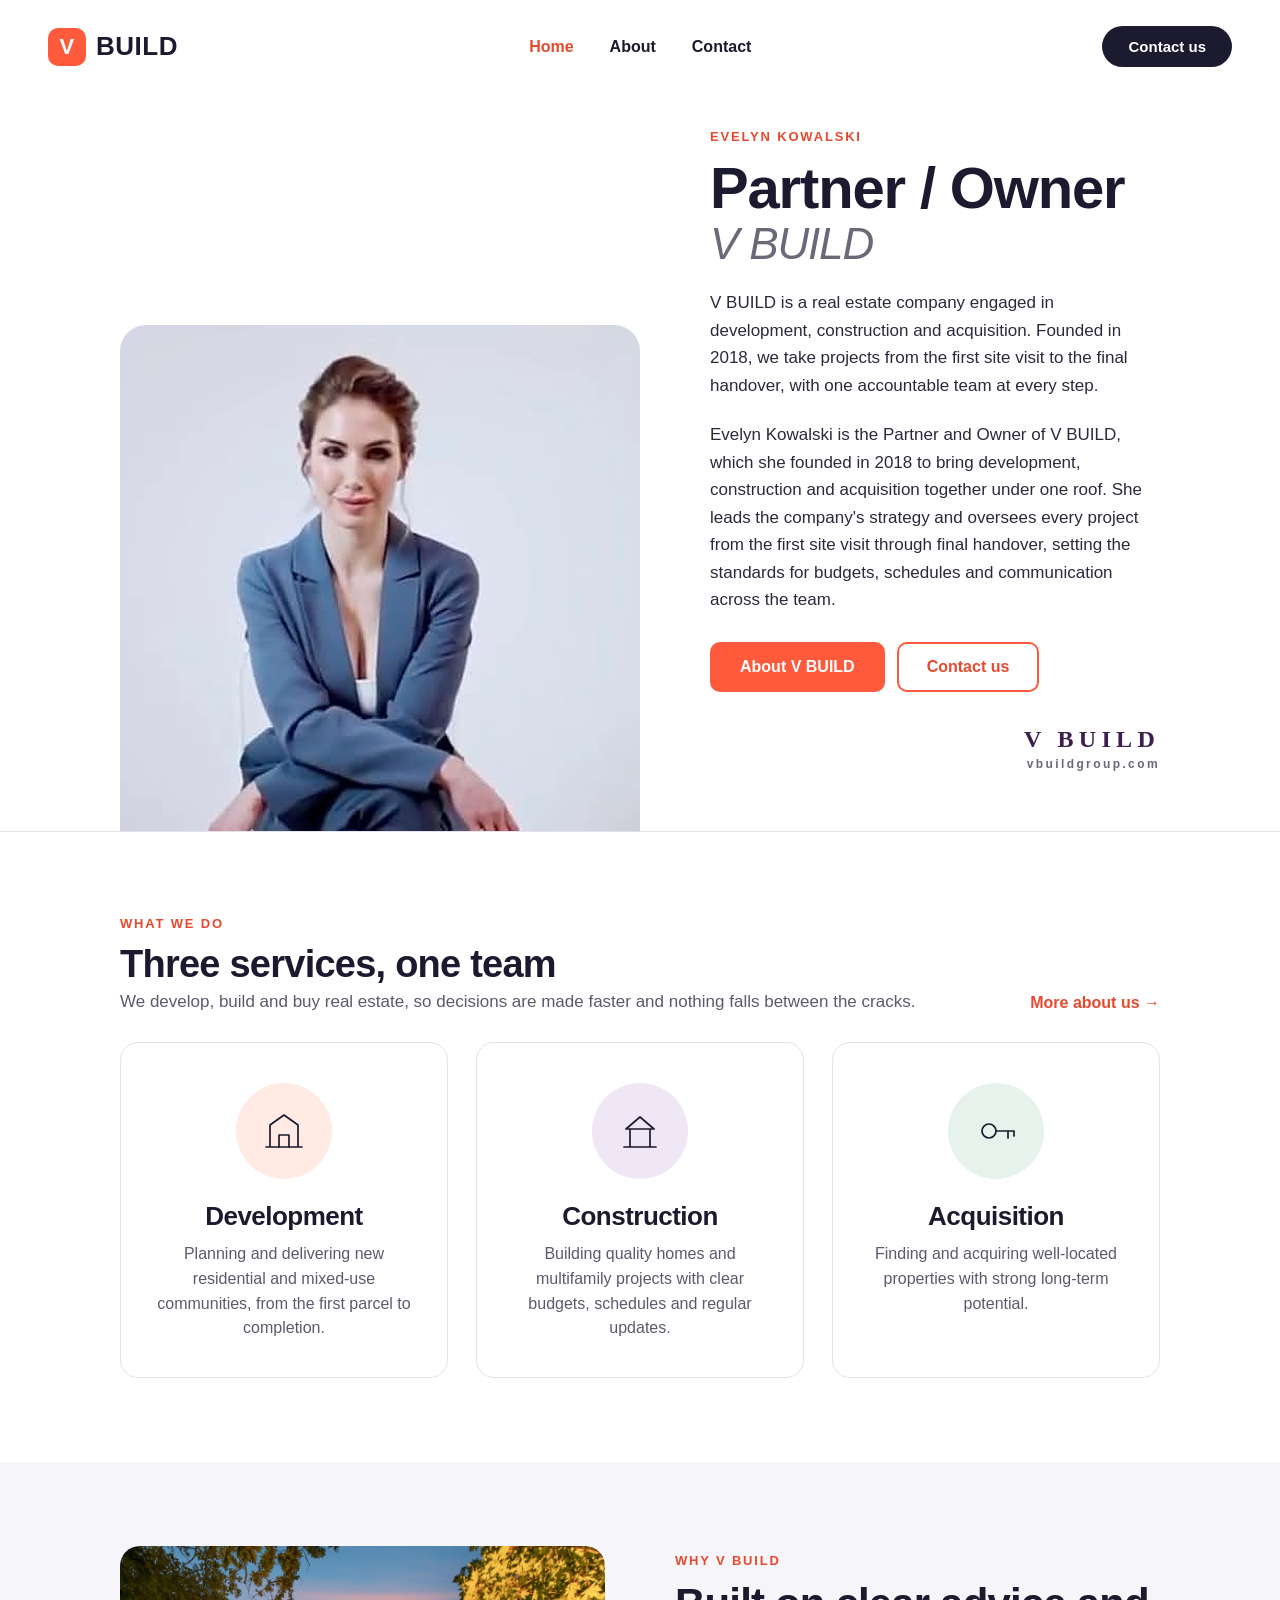
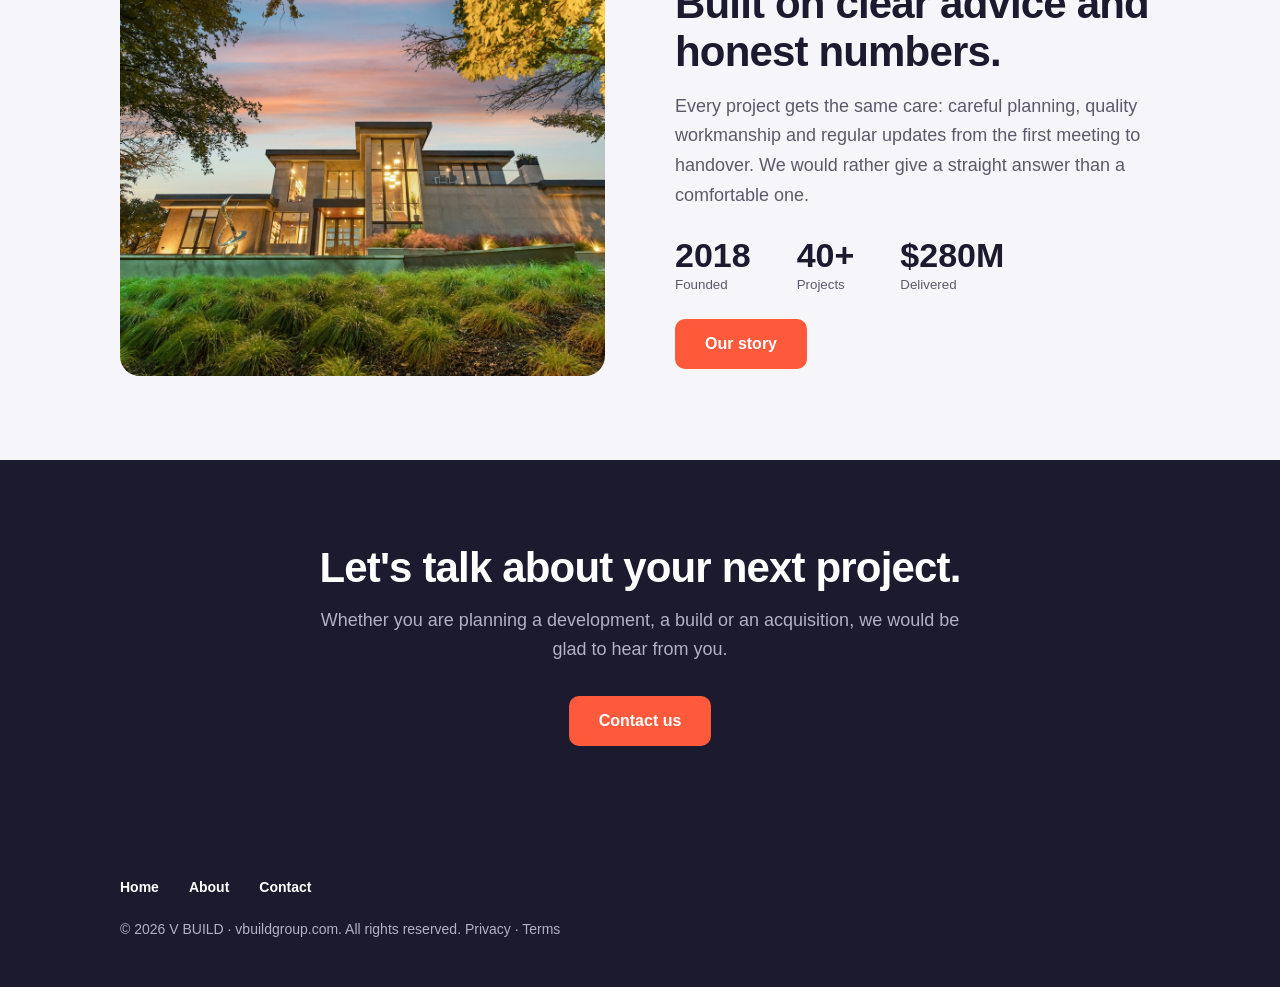
<file: index.html>
<!doctype html>
<html lang="en">
<head>
<meta charset="utf-8">
<meta name="viewport" content="width=device-width, initial-scale=1">
<title>V BUILD – Real Estate Development, Construction and Acquisition</title>
<meta name="description" content="V BUILD is a real estate company engaged in development, construction and acquisition. Founded in 2018.">
<link rel="stylesheet" href="styles.css?v=3">
</head>
<body>

<header class="top">
  <button class="burger" aria-label="Menu"><i></i><i></i><i></i></button>
  <a class="logo" href="index.html"><b>V</b>BUILD</a>
  <nav class="menu"><a class="on" href="index.html">Home</a><a href="about.html">About</a><a href="about.html#contact">Contact</a></nav>
  <a class="cta-top" href="about.html#contact">Contact us</a>
</header>

<div class="hero">
  <div class="hero-grid">
    <div class="portrait photo" role="img" aria-label="Evelyn Kowalski, Partner and Owner of V BUILD"></div>
    <div class="bio">
      <div class="lead">Evelyn Kowalski</div>
      <div class="role">Partner / Owner<em>V BUILD</em></div>
      <p>V BUILD is a real estate company engaged in development, construction and acquisition. Founded in 2018, we take projects from the first site visit to the final handover, with one accountable team at every step.</p>
      <p>Evelyn Kowalski is the Partner and Owner of V BUILD, which she founded in 2018 to bring development, construction and acquisition together under one roof. She leads the company's strategy and oversees every project from the first site visit through final handover, setting the standards for budgets, schedules and communication across the team.</p>
      <div class="actions"><a class="btn fill" href="about.html">About V BUILD</a><a class="btn" href="about.html#contact">Contact us</a></div>
      <div class="wordmark">V BUILD<small>vbuildgroup.com</small></div>
    </div>
  </div>
</div>

<section>
  <div class="sec-h"><div><div class="eyebrow">What we do</div><h2>Three services, one team</h2><p>We develop, build and buy real estate, so decisions are made faster and nothing falls between the cracks.</p></div><a class="link" href="about.html">More about us →</a></div>
  <div class="acts">
    <div class="act"><div class="ic"><svg viewBox="0 0 48 48"><path d="M6 40h36M10 40V18l14-10 14 10v22"/><path d="M19 40V28h10v12"/></svg></div><h3>Development</h3><p>Planning and delivering new residential and mixed-use communities, from the first parcel to completion.</p></div>
    <div class="act"><div class="ic"><svg viewBox="0 0 48 48"><path d="M8 40h32M14 40V22h20v18M10 22h28L24 10z"/></svg></div><h3>Construction</h3><p>Building quality homes and multifamily projects with clear budgets, schedules and regular updates.</p></div>
    <div class="act"><div class="ic"><svg viewBox="0 0 48 48"><circle cx="17" cy="24" r="7"/><path d="M24 24h18M36 24v7M42 24v5"/></svg></div><h3>Acquisition</h3><p>Finding and acquiring well-located properties with strong long-term potential.</p></div>
  </div>
</section>

<section class="agents">
  <div class="team"></div>
  <div>
    <div class="eyebrow">Why V BUILD</div>
    <h2>Built on clear advice and honest numbers.</h2>
    <p>Every project gets the same care: careful planning, quality workmanship and regular updates from the first meeting to handover. We would rather give a straight answer than a comfortable one.</p>
    <div class="stats"><div><b>2018</b><small>Founded</small></div><div><b>40+</b><small>Projects</small></div><div><b>$280M</b><small>Delivered</small></div></div>
    <a class="btn fill" href="about.html">Our story</a>
  </div>
</section>

<section class="band">
  <h2>Let's talk about your next project.</h2>
  <p>Whether you are planning a development, a build or an acquisition, we would be glad to hear from you.</p>
  <a class="btn fill" href="about.html#contact">Contact us</a>
</section>

<footer>
  <div class="fl"><a href="index.html">Home</a><a href="about.html">About</a><a href="about.html#contact">Contact</a></div>
  <div>© 2026 V BUILD · vbuildgroup.com. All rights reserved. Privacy · Terms</div>
</footer>

<script src="site.js?v=3"></script>
<script data-goatcounter="https://ryjacksteve.goatcounter.com/count" async src="https://gc.zgo.at/count.js"></script>
</body>
</html>
</file>
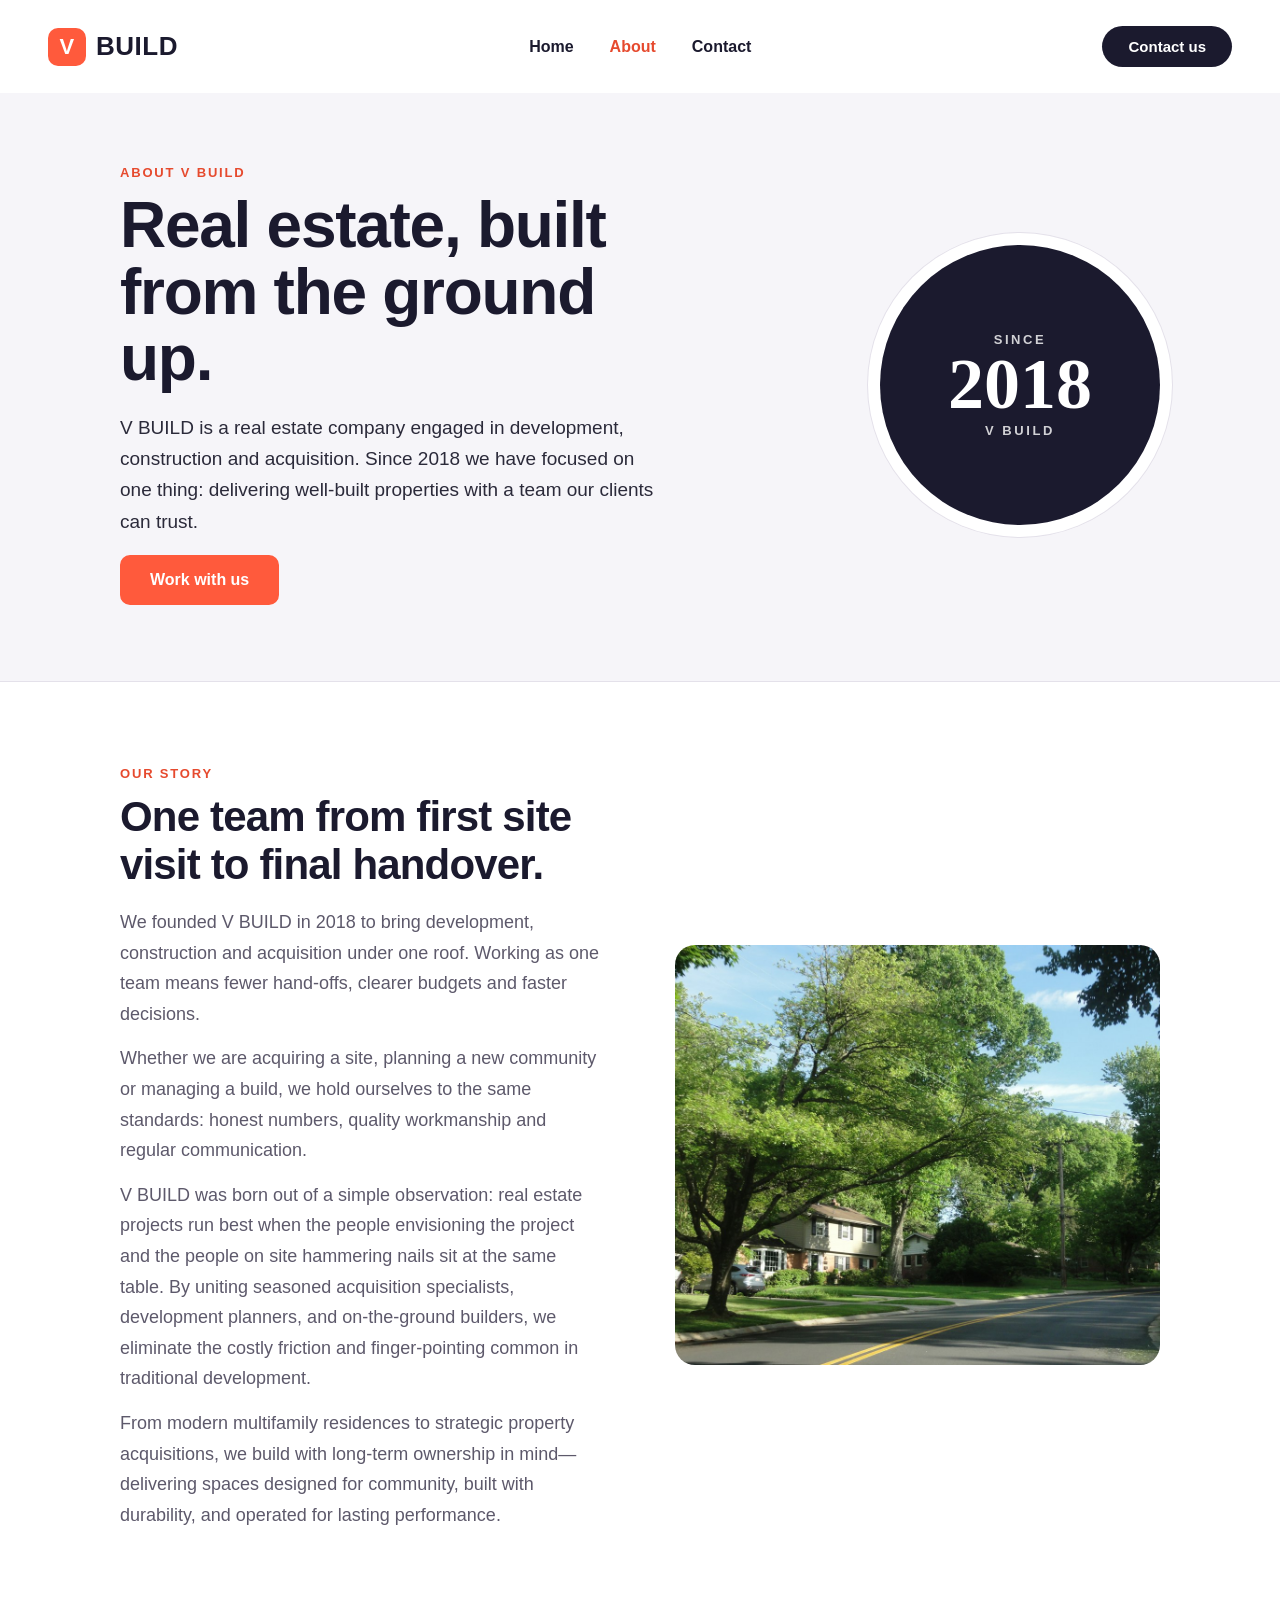
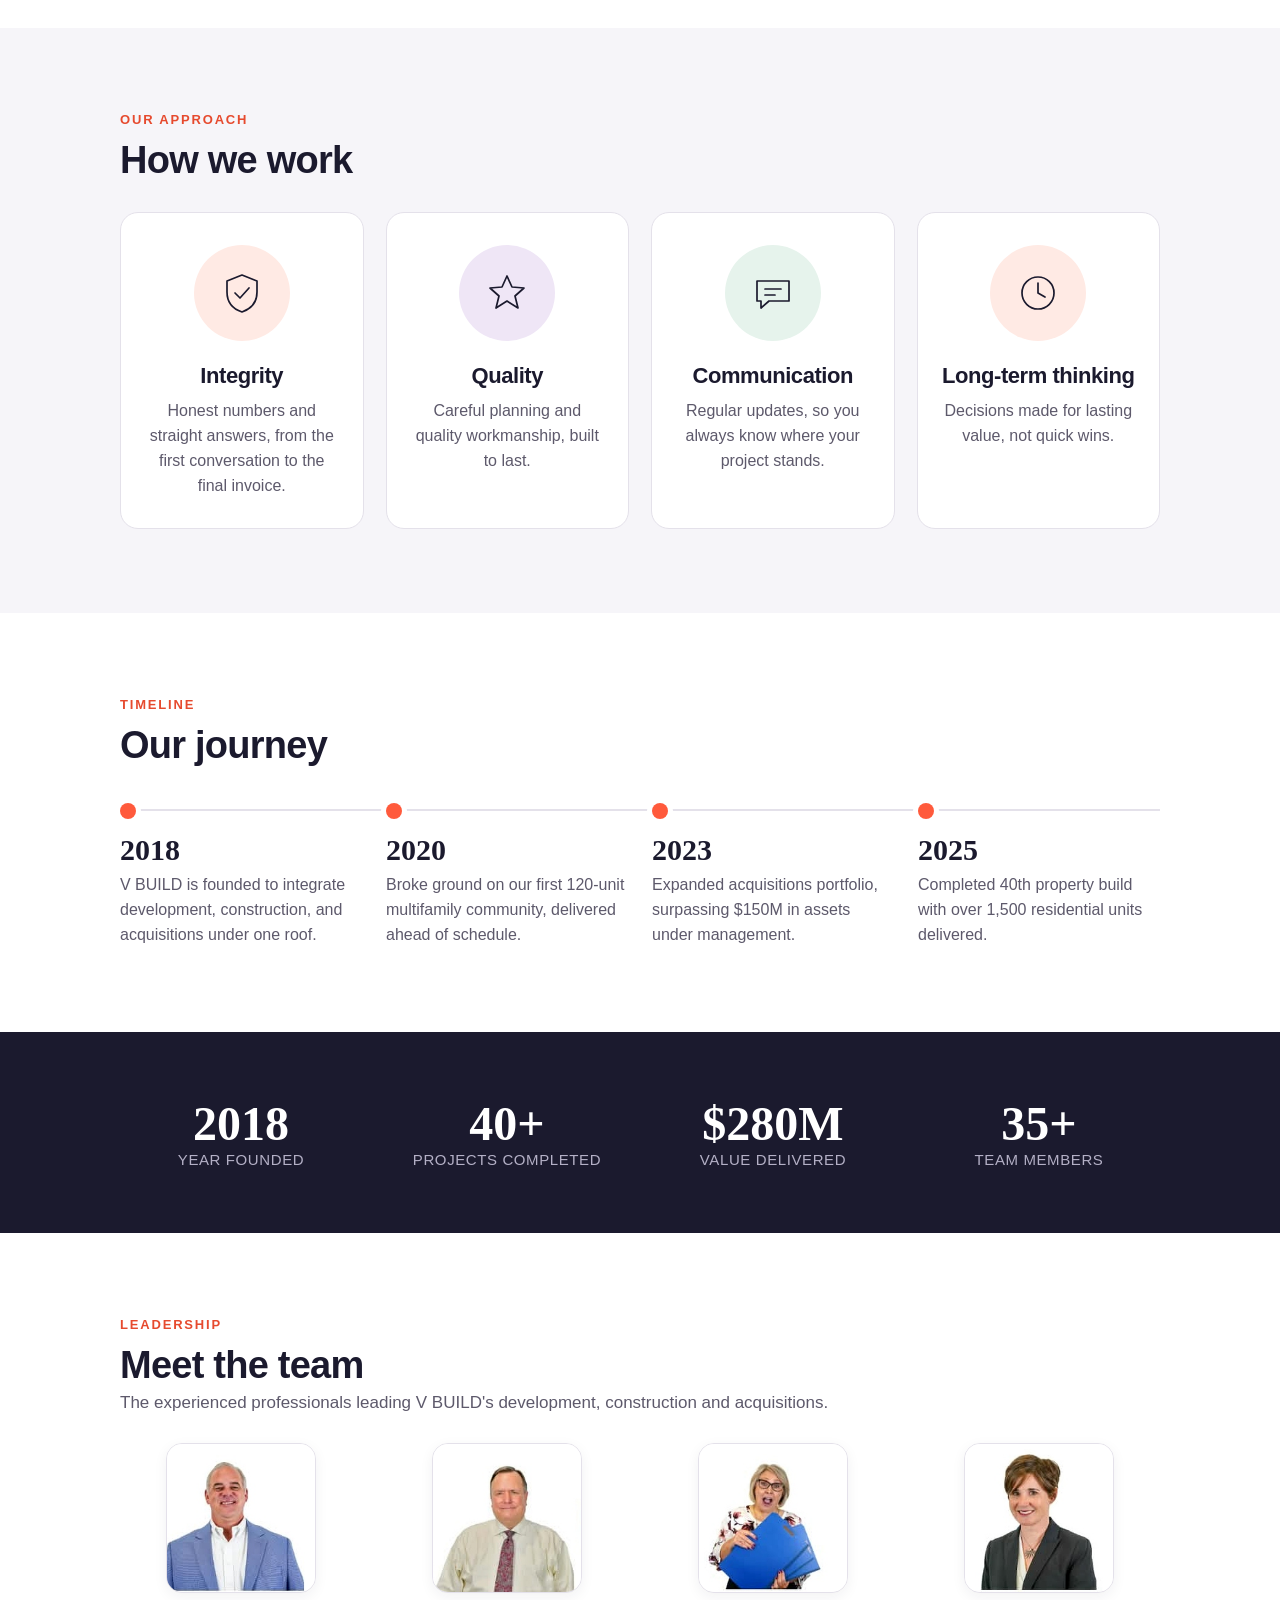
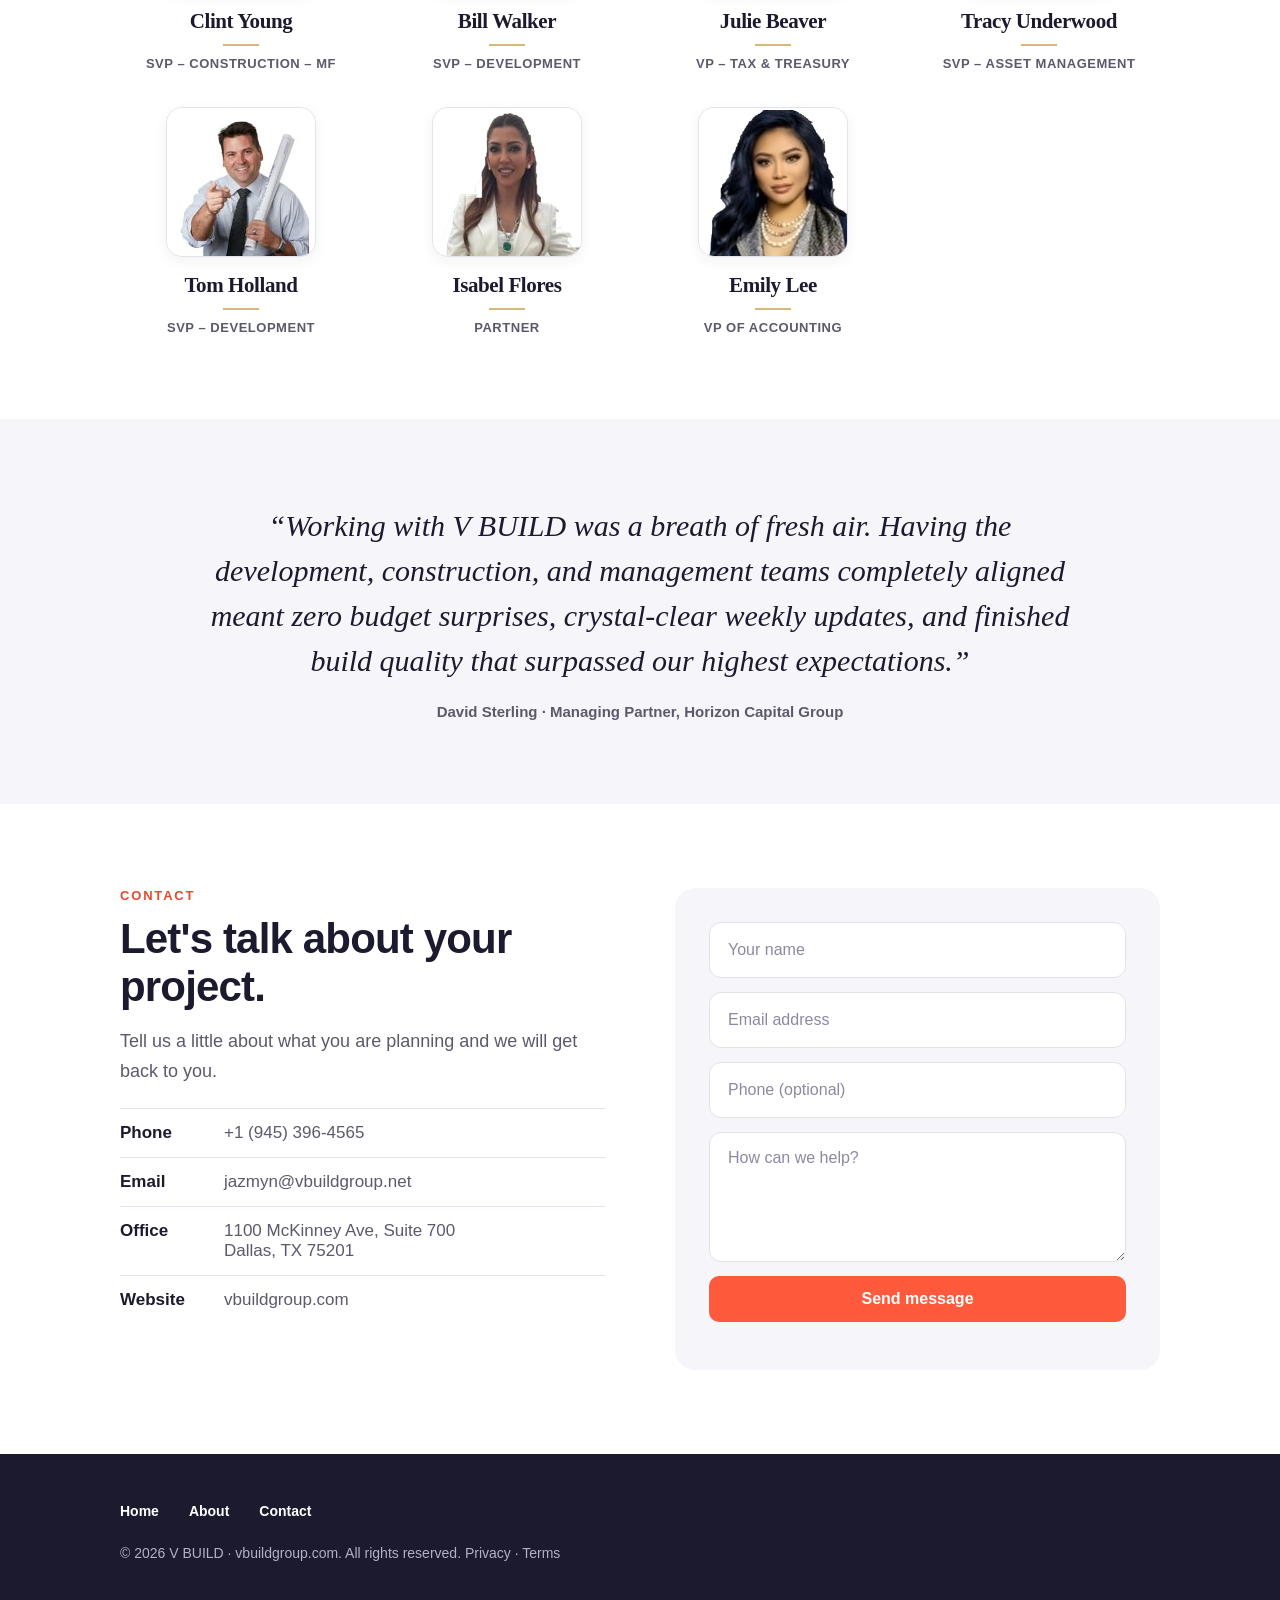
<file: about.html>
<!doctype html>
<html lang="en">
<head>
<meta charset="utf-8">
<meta name="viewport" content="width=device-width, initial-scale=1">
<title>About V BUILD – Our Story, Team and Contact</title>
<meta name="description" content="About V BUILD: a real estate company engaged in development, construction and acquisition since 2018.">
<link rel="stylesheet" href="styles.css?v=3">
</head>
<body>

<header class="top">
  <button class="burger" aria-label="Menu"><i></i><i></i><i></i></button>
  <a class="logo" href="index.html"><b>V</b>BUILD</a>
  <nav class="menu"><a href="index.html">Home</a><a class="on" href="about.html">About</a><a href="#contact">Contact</a></nav>
  <a class="cta-top" href="#contact">Contact us</a>
</header>

<div class="phero">
  <div>
    <div class="eyebrow">About V BUILD</div>
    <h1>Real estate, built from the ground up.</h1>
    <p>V BUILD is a real estate company engaged in development, construction and acquisition. Since 2018 we have focused on one thing: delivering well-built properties with a team our clients can trust.</p>
    <a class="btn fill" href="#contact">Work with us</a>
  </div>
  <div class="since"><small>SINCE</small><b>2018</b><span>V BUILD</span></div>
</div>

<section class="story">
  <div>
    <div class="eyebrow">Our story</div>
    <h2>One team from first site visit to final handover.</h2>
    <p>We founded V BUILD in 2018 to bring development, construction and acquisition under one roof. Working as one team means fewer hand-offs, clearer budgets and faster decisions.</p>
    <p>Whether we are acquiring a site, planning a new community or managing a build, we hold ourselves to the same standards: honest numbers, quality workmanship and regular communication.</p>
    <p>V BUILD was born out of a simple observation: real estate projects run best when the people envisioning the project and the people on site hammering nails sit at the same table. By uniting seasoned acquisition specialists, development planners, and on-the-ground builders, we eliminate the costly friction and finger-pointing common in traditional development.</p>
    <p>From modern multifamily residences to strategic property acquisitions, we build with long-term ownership in mind—delivering spaces designed for community, built with durability, and operated for lasting performance.</p>
  </div>
  <div class="img"></div>
</section>

<section style="background:var(--bg)">
  <div class="sec-h"><div><div class="eyebrow">Our approach</div><h2>How we work</h2></div></div>
  <div class="acts four">
    <div class="act"><div class="ic"><svg viewBox="0 0 48 48"><path d="M24 6l15 6v11c0 10-6 17-15 20C15 40 9 33 9 23V12z"/><path d="M17 24l5 5 9-10"/></svg></div><h3>Integrity</h3><p>Honest numbers and straight answers, from the first conversation to the final invoice.</p></div>
    <div class="act"><div class="ic"><svg viewBox="0 0 48 48"><path d="M24 7l5 11 12 1-9 8 3 12-11-7-11 7 3-12-9-8 12-1z"/></svg></div><h3>Quality</h3><p>Careful planning and quality workmanship, built to last.</p></div>
    <div class="act"><div class="ic"><svg viewBox="0 0 48 48"><path d="M8 12h32v20H20l-8 7v-7H8z"/><path d="M16 20h16M16 26h10"/></svg></div><h3>Communication</h3><p>Regular updates, so you always know where your project stands.</p></div>
    <div class="act"><div class="ic"><svg viewBox="0 0 48 48"><circle cx="24" cy="24" r="16"/><path d="M24 14v10l7 4"/></svg></div><h3>Long-term thinking</h3><p>Decisions made for lasting value, not quick wins.</p></div>
  </div>
</section>

<section>
  <div class="sec-h"><div><div class="eyebrow">Timeline</div><h2>Our journey</h2></div></div>
  <div class="tl">
    <div class="it"><b>2018</b><p>V BUILD is founded to integrate development, construction, and acquisitions under one roof.</p></div>
    <div class="it"><b>2020</b><p>Broke ground on our first 120-unit multifamily community, delivered ahead of schedule.</p></div>
    <div class="it"><b>2023</b><p>Expanded acquisitions portfolio, surpassing $150M in assets under management.</p></div>
    <div class="it"><b>2025</b><p>Completed 40th property build with over 1,500 residential units delivered.</p></div>
  </div>
</section>

<div class="numbers">
  <div><b>2018</b><small>YEAR FOUNDED</small></div>
  <div><b>40+</b><small>PROJECTS COMPLETED</small></div>
  <div><b>$280M</b><small>VALUE DELIVERED</small></div>
  <div><b>35+</b><small>TEAM MEMBERS</small></div>
</div>

<section>
  <div class="sec-h"><div><div class="eyebrow">Leadership</div><h2>Meet the team</h2><p>The experienced professionals leading V BUILD's development, construction and acquisitions.</p></div></div>
  <div class="tgrid">
    <div class="tm">
      <img src="images/team-clint-young.jpg" alt="Clint Young" width="150" height="150" loading="lazy">
      <h3>Clint Young</h3>
      <hr>
      <small>SVP – Construction – MF</small>
    </div>
    <div class="tm">
      <img src="images/team-bill-walker.jpg" alt="Bill Walker" width="150" height="150" loading="lazy">
      <h3>Bill Walker</h3>
      <hr>
      <small>SVP – Development</small>
    </div>
    <div class="tm">
      <img src="images/team-julie-beaver.jpg" alt="Julie Beaver" width="150" height="150" loading="lazy">
      <h3>Julie Beaver</h3>
      <hr>
      <small>VP – Tax &amp; Treasury</small>
    </div>
    <div class="tm">
      <img src="images/team-tracy-underwood.jpg" alt="Tracy Underwood" width="150" height="150" loading="lazy">
      <h3>Tracy Underwood</h3>
      <hr>
      <small>SVP – Asset Management</small>
    </div>
    <div class="tm">
      <img src="images/team-tom-holland.jpg" alt="Tom Holland" width="150" height="150" loading="lazy">
      <h3>Tom Holland</h3>
      <hr>
      <small>SVP – Development</small>
    </div>
    <div class="tm">
      <img src="images/team-isabel-flores.jpg?v=3" alt="Isabel Flores" width="150" height="150" loading="lazy">
      <h3>Isabel Flores</h3>
      <hr>
      <small>Partner</small>
    </div>
    <div class="tm">
      <img src="images/team-emily-lee.jpg?v=2" alt="Emily Lee" width="150" height="150" loading="lazy">
      <h3>Emily Lee</h3>
      <hr>
      <small>VP of Accounting</small>
    </div>
  </div>
</section>

<section class="quote">
  <blockquote>“Working with V BUILD was a breath of fresh air. Having the development, construction, and management teams completely aligned meant zero budget surprises, crystal-clear weekly updates, and finished build quality that surpassed our highest expectations.”</blockquote>
  <small>David Sterling · Managing Partner, Horizon Capital Group</small>
</section>

<section class="contact" id="contact">
  <div>
    <div class="eyebrow">Contact</div>
    <h2>Let's talk about your project.</h2>
    <p>Tell us a little about what you are planning and we will get back to you.</p>
    <div class="cinfo">
      <div><b>Phone</b><span><a href="tel:+19453964565">+1 (945) 396-4565</a></span></div>
      <div><b>Email</b><span><a href="mailto:jazmyn@vbuildgroup.net">jazmyn@vbuildgroup.net</a></span></div>
      <div><b>Office</b><span>1100 McKinney Ave, Suite 700<br>Dallas, TX 75201</span></div>
      <div><b>Website</b><span>vbuildgroup.com</span></div>
    </div>
  </div>
  <form class="form" id="contact-form" action="mailto:jazmyn@vbuildgroup.net" method="post" enctype="text/plain">
    <input type="text" name="name" placeholder="Your name" aria-label="Your name" required autocomplete="name">
    <input type="email" name="email" placeholder="Email address" aria-label="Email address" required autocomplete="email">
    <input type="tel" name="phone" placeholder="Phone (optional)" aria-label="Phone (optional)" autocomplete="tel">
    <textarea name="message" placeholder="How can we help?" aria-label="How can we help?" required></textarea>
    <button type="submit" class="btn fill">Send message</button>
    <p class="note" id="form-note" role="status"></p>
  </form>
</section>

<footer>
  <div class="fl"><a href="index.html">Home</a><a href="about.html">About</a><a href="#contact">Contact</a></div>
  <div>© 2026 V BUILD · vbuildgroup.com. All rights reserved. Privacy · Terms</div>
</footer>

<script src="site.js?v=3"></script>
<script data-goatcounter="https://ryjacksteve.goatcounter.com/count" async src="https://gc.zgo.at/count.js"></script>
</body>
</html>
</file>
<file: styles.css>
:root{--ink:#1b1a2e;--plum:#3d1f4e;--coral:#ff5a3c;--coral-d:#e64a2e;--line:#e4e1ea;--bg:#f6f5f9;--muted:#5d596b}
*{box-sizing:border-box;margin:0;padding:0}
html{scroll-behavior:smooth}
body{width:100%;min-width:320px;font-family:'Segoe UI',Helvetica,Arial,sans-serif;color:var(--ink);background:#fff;position:relative;overflow-x:hidden}
a{color:inherit;text-decoration:none}
h1,h2,h3{font-weight:800;letter-spacing:-.02em}

/* header */
.top{display:flex;align-items:center;justify-content:space-between;padding:26px 48px;position:relative;background:#fff;z-index:20}
.burger{display:none;width:28px;gap:6px;background:none;border:0;cursor:pointer}
.burger i{height:3px;background:var(--ink);border-radius:2px;display:block;margin:3px 0}
.menu{display:flex;gap:36px;font-weight:600;font-size:16px}
.menu a.on{color:var(--coral-d)}
.logo{display:flex;align-items:center;gap:10px;font-weight:800;font-size:26px;letter-spacing:.02em}
.logo b{width:38px;height:38px;border-radius:10px;background:var(--coral);color:#fff;display:grid;place-items:center;font-size:22px}
.cta-top{background:var(--ink);color:#fff;padding:12px 26px;border-radius:30px;font-weight:700;font-size:15px}

/* hero (home) */
.hero{position:relative;background:#fff;border-bottom:1px solid var(--line)}
.hero-grid{display:grid;grid-template-columns:520px 1fr;gap:70px;align-items:end;padding:6px 120px 0}
.ph-photo{position:relative;background:linear-gradient(180deg,#eceaf3,#d8d5e4);border-radius:26px 26px 0 0;overflow:hidden}
.ph-photo::before{content:"";position:absolute;inset:0;background:url("data:image/svg+xml;utf8,<svg xmlns='http://www.w3.org/2000/svg' viewBox='0 0 200 240'><circle cx='100' cy='85' r='42' fill='%23b9b5cc'/><path d='M20 240c0-58 35-92 80-92s80 34 80 92z' fill='%23b9b5cc'/></svg>") center bottom/78% no-repeat}
.ph-photo span{position:absolute;top:18px;left:0;right:0;text-align:center;font-size:12px;font-weight:800;letter-spacing:.16em;color:#7a7691}
.portrait{width:520px;aspect-ratio:4/5}
.portrait.photo{aspect-ratio:496/483;background:#e6e8ee url(images/evelyn-kowalski.jpg?v=2) center top/100% auto no-repeat;border-radius:26px 26px 0 0}
.bio{align-self:center;padding:30px 0 60px}
.bio .lead{font-size:13px;font-weight:800;letter-spacing:.14em;text-transform:uppercase;color:var(--coral-d);margin-bottom:14px}
.bio .role{font-size:58px;line-height:1.05;font-weight:700;letter-spacing:-.02em}
.bio .role em{display:block;font-style:italic;font-weight:400;color:#6b6878;font-size:44px;margin-top:2px}
.bio p{font-size:17px;line-height:1.62;color:#2b2a3a;max-width:640px;margin:22px 0 0}
.bio p.ph{color:#7a7691;font-style:italic}
.bio .actions{margin-top:28px;display:flex;gap:12px;flex-wrap:wrap}
.wordmark{margin-top:34px;display:flex;flex-direction:column;align-items:flex-end;max-width:640px;font-family:Georgia,'Times New Roman',serif;letter-spacing:.22em;font-weight:700;font-size:24px;color:var(--plum)}
.wordmark small{font-family:'Segoe UI',sans-serif;font-weight:600;font-size:12px;letter-spacing:.2em;color:#6b6878;margin-top:4px}

section{padding:84px 120px}
.sec-h{display:flex;justify-content:space-between;align-items:flex-end;margin-bottom:30px}
.sec-h h2{font-size:38px}.sec-h p{color:var(--muted);margin-top:6px;font-size:17px}
.link{color:var(--coral-d);font-weight:700;font-size:16px}
.eyebrow{font-size:13px;font-weight:800;letter-spacing:.14em;text-transform:uppercase;color:var(--coral-d);margin-bottom:12px}

.btn{display:inline-block;margin-top:18px;padding:14px 28px;border-radius:10px;font-weight:700;font-size:16px;border:2px solid var(--coral);color:var(--coral-d);cursor:pointer;background:transparent}
.btn.fill{background:var(--coral);color:#fff}
.bio .btn{margin-top:0}

/* search band */
.sband{background:var(--bg);text-align:center;padding:64px 120px}
.sband h2{font-size:34px;margin-bottom:24px}
.sbar{width:860px;max-width:100%;height:72px;background:#fff;border:1px solid var(--line);border-radius:16px;display:flex;align-items:center;padding:0 26px;color:#7b7790;font-size:19px;justify-content:space-between;box-shadow:0 8px 30px rgba(27,26,46,.1);margin:0 auto}
.sbar span{white-space:nowrap;overflow:hidden;text-overflow:ellipsis;margin-right:14px}
.sbar svg{width:30px;height:30px;stroke:var(--ink);flex:none}
.chips{display:flex;gap:12px;margin-top:20px;justify-content:center}
.chips span{background:#fff;border:1px solid var(--line);padding:9px 20px;border-radius:30px;font-size:15px;font-weight:600}

/* cards */
.acts{display:grid;grid-template-columns:repeat(3,1fr);gap:28px}
.act{border:1px solid var(--line);border-radius:18px;padding:40px 32px 36px;text-align:center;background:#fff}
.act .ic{width:96px;height:96px;border-radius:50%;margin:0 auto 22px;display:grid;place-items:center;background:#ffeae4}
.act:nth-child(2) .ic{background:#efe6f6}.act:nth-child(3) .ic{background:#e6f3ec}
.act svg{width:48px;height:48px;stroke:var(--ink);fill:none;stroke-width:1.7;stroke-linecap:round;stroke-linejoin:round}
.act h3{font-size:26px;margin-bottom:10px}
.act p{color:var(--muted);line-height:1.55;font-size:16px}

/* listings */
.lgrid{display:grid;grid-template-columns:repeat(4,1fr);gap:22px}
.lc{border-radius:14px;overflow:hidden;background:#fff;box-shadow:0 2px 12px rgba(27,26,46,.12);position:relative}
.lc .ph{height:210px;background-size:cover;background-position:center;position:relative}
.badge{position:absolute;left:12px;top:12px;background:#fff;border-radius:6px;padding:5px 10px;font-size:12px;font-weight:700}
.heart{position:absolute;right:12px;top:12px;width:34px;height:34px;border-radius:50%;background:rgba(0,0,0,.35);display:grid;place-items:center}
.heart svg{width:18px;height:18px;fill:none;stroke:#fff;stroke-width:2}
.lc .in{padding:16px 18px 20px}
.lc .pr{font-size:26px;font-weight:800}
.lc .st{margin-top:4px;font-size:15px}.lc .st b{font-weight:800}
.lc .ad{color:var(--muted);font-size:14px;margin-top:5px}
.lc .by{color:#8d89a0;font-size:11px;margin-top:10px;text-transform:uppercase;letter-spacing:.6px}

/* valuation */
.val{background:var(--bg);display:grid;grid-template-columns:1fr 1fr;gap:70px;align-items:center}
.val h2{font-size:44px;margin-bottom:14px}
.val p{color:var(--muted);font-size:18px;line-height:1.6;margin-bottom:26px}
.vbox{display:flex;gap:10px}
.vbox div{flex:1;background:#fff;border:1px solid var(--line);border-radius:12px;padding:0 20px;display:flex;align-items:center;height:60px;color:#8d89a0}
.vbox .btn{margin:0;height:60px;display:grid;place-items:center}
.vimg{height:340px;border-radius:20px;background:url(images/listing4.jpg) center/cover;position:relative}
.zest{position:absolute;left:24px;bottom:24px;background:#fff;border-radius:14px;padding:16px 22px;box-shadow:0 12px 30px rgba(0,0,0,.2)}
.zest small{color:var(--muted);font-size:13px}.zest b{display:block;font-size:28px}

/* areas */
.agrid{display:grid;grid-template-columns:1.4fr 1fr 1fr;gap:22px}
.area{height:270px;border-radius:16px;color:#fff;padding:24px;display:flex;flex-direction:column;justify-content:flex-end}
.area h3{font-size:26px}.area span{font-size:14px;opacity:.9}

/* why / split */
.agents{display:grid;grid-template-columns:1fr 1fr;gap:70px;align-items:center;background:var(--bg)}
.team{height:430px;border-radius:20px;background:url(images/hero.jpg) center/cover}
.agents h2{font-size:42px;margin-bottom:16px}
.agents p{color:var(--muted);font-size:18px;line-height:1.65;margin-bottom:10px}
.stats{display:flex;gap:46px;margin:26px 0 8px}
.stats b{display:block;font-size:34px;font-weight:800}.stats small{color:var(--muted)}

/* about page */
.phero{background:var(--bg);padding:72px 120px 76px;display:grid;grid-template-columns:1.2fr 1fr;gap:60px;align-items:center;border-bottom:1px solid var(--line)}
.phero h1{font-size:64px;line-height:1.04}
.phero p{font-size:19px;line-height:1.65;color:#2b2a3a;margin-top:20px;max-width:640px}
.since{justify-self:end;width:280px;height:280px;border-radius:50%;background:var(--ink);color:#fff;display:flex;flex-direction:column;align-items:center;justify-content:center;text-align:center;box-shadow:0 0 0 12px #fff,0 0 0 13px var(--line)}
.since small{font-size:13px;letter-spacing:.2em;font-weight:700;opacity:.8}
.since b{font-family:Georgia,serif;font-size:72px;line-height:1.05}
.since span{font-size:13px;letter-spacing:.2em;font-weight:700;opacity:.8}
.story{display:grid;grid-template-columns:1fr 1fr;gap:70px;align-items:center}
.story h2{font-size:42px;margin-bottom:18px}
.story p{color:var(--muted);font-size:18px;line-height:1.7;margin-bottom:14px}
.story .img{height:420px;border-radius:20px;background:url(images/area1.jpg) center/cover}
.tl{position:relative;display:grid;grid-template-columns:repeat(4,1fr);gap:24px;padding-top:36px}
.tl::before{content:"";position:absolute;left:0;right:0;top:12px;height:2px;background:var(--line)}
.tl .it{position:relative}
.tl .it::before{content:"";position:absolute;top:-30px;left:0;width:16px;height:16px;border-radius:50%;background:var(--coral);box-shadow:0 0 0 5px #fff}
.tl .it b{font-family:Georgia,serif;font-size:30px;display:block;margin-bottom:6px}
.tl .it p{color:var(--muted);font-size:16px;line-height:1.55}
.tl .it.ph b,.tl .it.ph p{color:#8d89a0;font-style:italic}
.tl .it.ph::before{background:#cfcbe0}
.numbers{background:var(--ink);color:#fff;display:grid;grid-template-columns:repeat(4,1fr);gap:24px;text-align:center;padding:64px 120px}
.numbers b{display:block;font-family:Georgia,serif;font-size:48px;color:#fff}
.numbers small{color:#b4b0c6;font-size:15px;letter-spacing:.04em}
.tgrid{display:grid;grid-template-columns:repeat(4,1fr);gap:36px 24px}
.tm{text-align:center}
.tm .ph-photo{aspect-ratio:1/1;border-radius:18px}
.tm img{width:150px;height:150px;max-width:100%;aspect-ratio:1/1;object-fit:cover;border-radius:16px;margin:0 auto 14px;display:block;background:#fff;border:1px solid var(--line);box-shadow:0 4px 14px rgba(27,26,46,.06);image-rendering:-webkit-optimize-contrast}
.tm h3{font-family:Georgia,serif;font-size:21px;margin-top:16px;color:var(--ink);font-style:normal;font-weight:700}
.tm small{display:block;color:var(--muted);margin-top:6px;font-size:13px;font-style:normal;font-weight:600;letter-spacing:.04em;text-transform:uppercase}
.tm hr{width:36px;border:0;border-top:2px solid #d7b977;margin:10px auto}
.quote{background:var(--bg);text-align:center}
.quote blockquote{font-family:Georgia,serif;font-size:30px;line-height:1.5;max-width:900px;margin:0 auto 20px;color:var(--ink);font-style:italic}
.quote small{color:var(--muted);font-size:15px;font-weight:600;display:block}
.contact{display:grid;grid-template-columns:1fr 1fr;gap:70px;align-items:start}
.contact h2{font-size:42px;margin-bottom:16px}
.contact p{color:var(--muted);font-size:18px;line-height:1.65;margin-bottom:22px}
.cinfo div{padding:14px 0;border-top:1px solid var(--line);font-size:17px;display:flex;gap:14px}
.cinfo div b{width:90px;flex:none;color:var(--ink)}
.cinfo div span{color:var(--muted);font-style:normal}
.form{background:var(--bg);border-radius:20px;padding:34px;display:grid;gap:14px}
.form input,.form textarea{width:100%;background:#fff;border:1px solid var(--line);border-radius:12px;height:56px;padding:0 18px;color:var(--ink);font:inherit;font-size:16px;outline:none;box-sizing:border-box}
.form textarea{height:130px;padding-top:16px;resize:vertical}
.form input::placeholder,.form textarea::placeholder{color:#8d89a0}
.form input:focus,.form textarea:focus{border-color:var(--coral);box-shadow:0 0 0 3px rgba(255,90,60,.15)}
.form .btn{margin:0;text-align:center;border:0;cursor:pointer;font:inherit;font-weight:700;width:100%;box-sizing:border-box}
.form .note{font-size:14px;color:#6b6878;margin:0;text-align:center}

footer{background:var(--ink);color:#b4b0c6;padding:46px 120px;font-size:14px;line-height:1.7}
footer .fl{display:flex;gap:30px;margin-bottom:18px;color:#fff;font-weight:600}
footer .fh{display:flex;align-items:center;gap:8px;margin-top:14px}
footer .lic{margin-top:10px;font-style:italic;color:#8d89a0}

/* closing band + values */
.band{background:var(--ink);color:#fff;text-align:center;padding:84px 120px}
.band h2{font-size:42px;margin-bottom:14px}
.band p{color:#b4b0c6;font-size:18px;line-height:1.6;max-width:640px;margin:0 auto 10px}
.band .btn{margin-top:22px}
.acts.four{grid-template-columns:repeat(4,1fr);gap:22px}
.acts.four .act{padding:32px 24px 30px}
.acts.four .act h3{font-size:22px}

/* ===== responsive ===== */
@media (max-width:1100px){
  section{padding:64px 40px}
  .top{padding:22px 32px}
  .hero-grid{grid-template-columns:1fr;gap:0;padding:0 48px}
  .portrait{width:100%;max-width:420px;margin:0 auto;border-radius:26px;-webkit-mask-image:linear-gradient(#000 82%,transparent);mask-image:linear-gradient(#000 82%,transparent)}
  .bio .role{font-size:44px}.bio .role em{font-size:36px}
  .bio{padding:20px 0 40px}
  .sband{padding:48px 40px}
  .lgrid{grid-template-columns:repeat(2,1fr)}
  .val,.agents,.story,.contact{grid-template-columns:1fr;gap:36px}
  .phero{grid-template-columns:1fr;padding:56px 40px}.phero h1{font-size:52px}.since{justify-self:start;width:220px;height:220px}.since b{font-size:56px}
  .tl{grid-template-columns:repeat(2,1fr);row-gap:44px}
  .numbers{padding:52px 40px;grid-template-columns:repeat(2,1fr);row-gap:34px}
  .tgrid{grid-template-columns:repeat(3,1fr);gap:22px}
  footer{padding:40px}
  .band{padding:64px 40px}
  .acts.four{grid-template-columns:repeat(2,1fr)}
}
@media (max-width:760px){
  .top{padding:16px 18px}
  .burger{display:block}
  .menu{display:none;position:absolute;top:100%;left:0;right:0;background:#fff;flex-direction:column;gap:0;padding:6px 20px 14px;border-bottom:1px solid var(--line);box-shadow:0 14px 24px rgba(27,26,46,.08)}
  .menu.open{display:flex}
  .menu a{padding:13px 0;border-bottom:1px solid var(--line)}
  .logo{font-size:20px}.logo b{width:32px;height:32px;font-size:18px}
  .cta-top{padding:9px 16px;font-size:14px}
  .hero-grid{padding:0 20px}
  .portrait{max-width:340px}
  .bio{padding:6px 0 40px}
  .bio .role{font-size:38px}.bio .role em{font-size:30px}
  .bio p{font-size:16px}
  .wordmark{align-items:flex-start;font-size:19px}
  .sband{padding:40px 20px}.sband h2{font-size:26px;margin-bottom:18px}
  .sbar{height:58px;padding:0 18px;font-size:15px;border-radius:12px}
  .sbar svg{width:24px;height:24px}
  .chips{flex-wrap:wrap;gap:8px}
  .chips span{padding:7px 14px;font-size:13px}
  section{padding:48px 20px}
  .sec-h{flex-direction:column;align-items:flex-start;gap:10px;margin-bottom:22px}
  .sec-h h2{font-size:28px}.sec-h p{font-size:15px}
  .acts{grid-template-columns:1fr;gap:18px}
  .act{padding:30px 22px 28px}
  .lgrid{grid-template-columns:1fr;gap:18px}
  .lc .ph{height:220px}
  .val h2,.agents h2,.story h2,.contact h2{font-size:30px}
  .val p,.agents p,.story p,.contact p{font-size:16px}
  .vbox{flex-direction:column}
  .vbox div{flex:none;height:56px}
  .vbox .btn{width:100%}
  .vimg{height:240px}
  .agrid{grid-template-columns:1fr;gap:16px}
  .area{height:190px}
  .team,.story .img{height:300px}
  .stats{gap:22px;flex-wrap:wrap}.stats b{font-size:28px}
  .phero{padding:40px 20px}.phero h1{font-size:38px}.phero p{font-size:17px}
  .since{width:170px;height:170px}.since b{font-size:44px}.since small,.since span{font-size:11px}
  .tl{grid-template-columns:1fr;row-gap:36px;padding-top:0;padding-left:30px}
  .tl::before{left:7px;right:auto;top:0;bottom:0;width:2px;height:auto}
  .tl .it::before{top:6px;left:-30px}
  .numbers{padding:40px 20px}.numbers b{font-size:36px}
  .tgrid{grid-template-columns:repeat(2,1fr);gap:18px}
  .tm h3{font-size:18px}
  .quote blockquote{font-size:24px}
  .form{padding:20px}
  footer{padding:32px 20px}
  footer .fl{flex-wrap:wrap;gap:12px 20px}
  .band{padding:48px 20px}.band h2{font-size:30px}.band p{font-size:16px}
  .acts.four{grid-template-columns:1fr}
}
</file>
